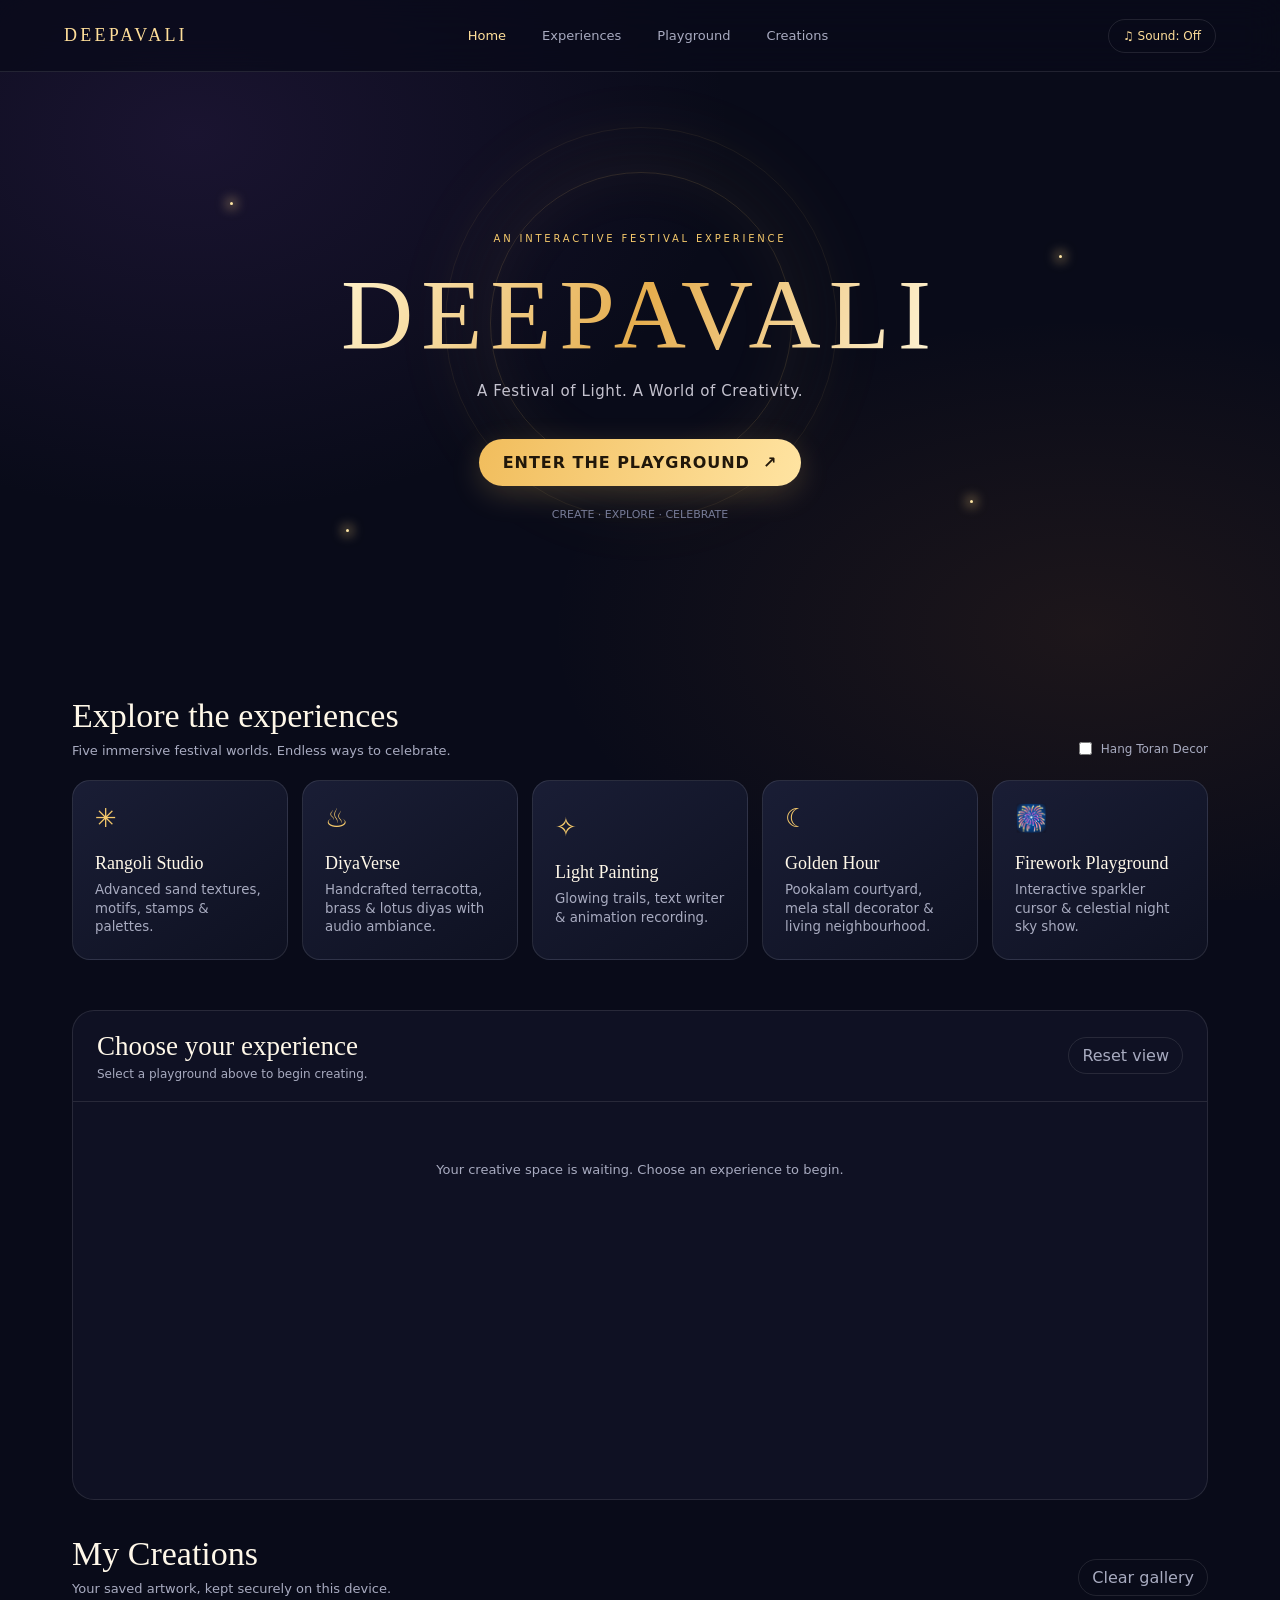
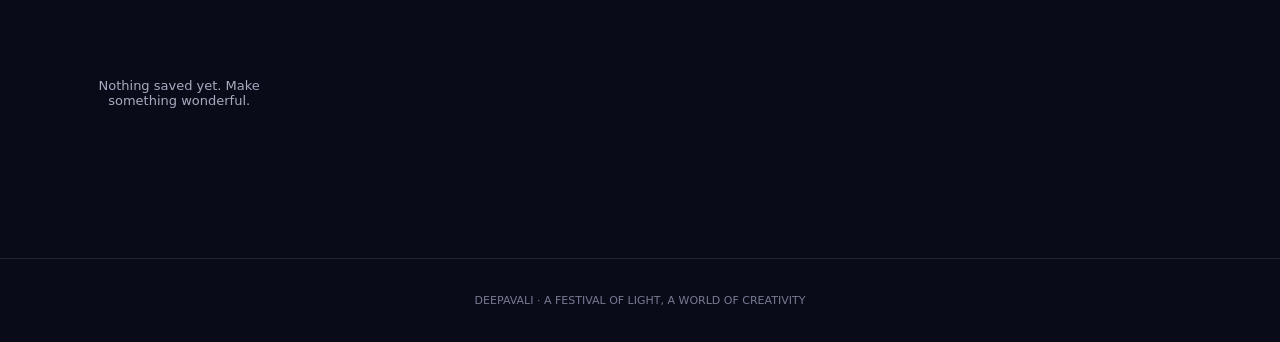
<file: DEEPAVALI.html>
<!DOCTYPE html>
<html lang="en">
<head>
<meta charset="UTF-8">
<meta name="viewport" content="width=device-width, initial-scale=1.0">
<meta name="theme-color" content="#090b19">
<title>DEEPAVALI — The Interactive Festival Playground (Ultimate Upgrade)</title>
<style>
:root{--bg:#090b19;--panel:#12162a;--panel2:#191e35;--gold:#f5c96b;--gold2:#ffdf9a;--muted:#a8abc0;--line:rgba(255,255,255,.1);--white:#fff8e9}
*{box-sizing:border-box}html{scroll-behavior:smooth}body{margin:0;background:var(--bg);color:var(--white);font-family:Inter,ui-sans-serif,system-ui,-apple-system,"Segoe UI",sans-serif;overflow-x:hidden}button,input,select{font:inherit}button{cursor:pointer}.ambient{position:fixed;inset:0;pointer-events:none;z-index:-1;background:radial-gradient(ellipse at 15% 15%,rgba(94,55,142,.2),transparent 35%),radial-gradient(ellipse at 85% 70%,rgba(173,102,36,.12),transparent 35%),#090b19}.topbar{height:72px;display:flex;align-items:center;justify-content:space-between;padding:0 clamp(18px,5vw,76px);border-bottom:1px solid var(--line);background:rgba(9,11,25,.72);backdrop-filter:blur(18px);position:sticky;top:0;z-index:20}.brand{font-family:Georgia,serif;letter-spacing:.18em;font-size:18px;color:var(--gold2)}.nav{display:flex;gap:24px}.nav button,.text-btn{border:0;background:none;color:var(--muted);font-size:13px}.nav button:hover,.nav button.active{color:var(--gold2)}.sound{border:1px solid var(--line);border-radius:30px;padding:9px 14px;background:transparent;color:var(--gold2);font-size:12px}.hero{min-height:590px;display:grid;place-items:center;text-align:center;padding:90px 20px 70px;position:relative;overflow:hidden}.hero:before,.hero:after{content:"";position:absolute;width:300px;height:300px;border:1px solid rgba(245,201,107,.15);border-radius:50%;top:100px;left:calc(50% - 150px);box-shadow:0 0 70px rgba(245,201,107,.08),inset 0 0 60px rgba(245,201,107,.05);animation:orbit 28s linear infinite}.hero:after{width:390px;height:390px;top:55px;left:calc(50% - 195px);animation-direction:reverse;opacity:.55}.hero-content{position:relative;z-index:2}.eyebrow{color:var(--gold);letter-spacing:.28em;text-transform:uppercase;font-size:10px}.hero h1{font:clamp(48px,9vw,100px)/.98 Georgia,serif;letter-spacing:.08em;margin:22px 0 18px;background:linear-gradient(110deg,#fff1c9,#e5ad4e,#fff5d7);-webkit-background-clip:text;background-clip:text;color:transparent}.hero p{color:#c4c2ce;letter-spacing:.04em;font-size:15px}.primary{border:0;border-radius:30px;padding:14px 24px;margin-top:24px;background:linear-gradient(110deg,#f1bd5c,#ffe4a2);color:#21170a;font-weight:750;letter-spacing:.06em;box-shadow:0 8px 30px rgba(245,201,107,.2);transition:.25s}.primary:hover{transform:translateY(-3px);box-shadow:0 12px 38px rgba(245,201,107,.3)}.hero-note{color:#777c98;font-size:11px;margin-top:22px}.spark{position:absolute;width:3px;height:3px;background:#ffe6a5;border-radius:50%;box-shadow:0 0 12px 3px rgba(255,216,133,.6);animation:twinkle 3s infinite alternate}@keyframes twinkle{to{opacity:.2;transform:scale(.4)}}@keyframes orbit{to{transform:rotate(360deg)}}main{max-width:1180px;margin:auto;padding:0 22px 90px}.section-head{display:flex;align-items:end;justify-content:space-between;gap:20px;margin:35px 0 22px}.section-head h2{font:34px Georgia,serif;margin:0}.section-head p{color:var(--muted);font-size:13px;margin:8px 0 0}.experience-grid{display:grid;grid-template-columns:repeat(5,1fr);gap:14px}.experience{background:linear-gradient(145deg,rgba(27,31,55,.95),rgba(15,18,34,.95));border:1px solid var(--line);border-radius:18px;padding:22px;min-height:170px;text-align:left;color:var(--white);transition:.25s}.experience:hover{transform:translateY(-5px);border-color:rgba(245,201,107,.45);background:linear-gradient(145deg,#252943,#14182c)}.exp-icon{font-size:26px;color:var(--gold);display:block;margin-bottom:20px}.experience strong{display:block;font:18px Georgia,serif}.experience small{display:block;color:var(--muted);margin-top:7px;line-height:1.4}.workspace{margin-top:50px;border:1px solid var(--line);border-radius:22px;background:rgba(16,19,37,.88);overflow:hidden;min-height:490px}.workspace-head{display:flex;align-items:center;justify-content:space-between;gap:12px;padding:20px 24px;border-bottom:1px solid var(--line)}.workspace-head h2{font:27px Georgia,serif;margin:0}.workspace-head p{margin:5px 0 0;color:var(--muted);font-size:12px}.close-btn{border:1px solid var(--line);background:transparent;color:var(--muted);border-radius:25px;padding:8px 13px}.toolrow{display:flex;flex-wrap:wrap;gap:9px;padding:14px 18px;border-bottom:1px solid var(--line);align-items:center}.toolrow button,.toolrow select,.toolrow input[type=range]{background:#202640;color:var(--white);border:1px solid var(--line);border-radius:9px;padding:8px 11px;font-size:12px}.toolrow button:hover{border-color:var(--gold)}.toolrow button.selected{background:#594526;border-color:var(--gold);color:#ffe2a2}.toolrow label{color:var(--muted);font-size:11px;display:flex;align-items:center;gap:7px}.toolrow input[type=color]{width:28px;height:28px;padding:0;border:0;background:none}.stage{padding:18px;min-height:370px;display:grid;place-items:center;position:relative}.canvas-wrap{width:min(100%,720px);aspect-ratio:1.7;background:#0b1020;border:1px solid rgba(245,201,107,.16);border-radius:13px;overflow:hidden;position:relative}.canvas-wrap.square{aspect-ratio:1/1;max-width:620px}.canvas-wrap canvas{width:100%;height:100%;display:block;touch-action:none}.hint{color:var(--muted);font-size:12px;text-align:center;padding:15px}.hidden{display:none!important}.rangoli-layout{width:100%;display:grid;grid-template-columns:minmax(0,1fr) 260px;gap:18px;align-items:start}.sidepanel{background:#171c31;border:1px solid var(--line);border-radius:13px;padding:16px;max-height:600px;overflow-y:auto}.sidepanel h3{font:18px Georgia,serif;margin:0 0 12px}.swatches{display:grid;grid-template-columns:repeat(4,1fr);gap:8px}.swatch{width:100%;aspect-ratio:1;border:2px solid rgba(255,255,255,.25);border-radius:50%;padding:0}.sidepanel p{font-size:11px;color:var(--muted);line-height:1.6}.control-label{display:block;color:var(--muted);font-size:11px;margin:14px 0 6px}.sidepanel input[type=range]{width:100%;accent-color:var(--gold)}.my-gallery{display:grid;grid-template-columns:repeat(auto-fill,minmax(180px,1fr));gap:16px;width:100%}.creation{background:#1b2038;border:1px solid var(--line);border-radius:12px;padding:12px}.creation img{width:100%;aspect-ratio:1;object-fit:cover;border-radius:8px;background:#0b1020}.creation strong{display:block;font-size:12px;margin:9px 0 4px}.creation small{color:var(--muted);font-size:10px}.creation button{margin-top:8px;border:0;background:transparent;color:#efb8a7;font-size:11px;padding:4px;cursor:pointer}.empty{color:var(--muted);text-align:center;padding:60px 10px;font-size:13px}.footer{text-align:center;color:#777b92;font-size:11px;padding:35px 15px;border-top:1px solid var(--line)}.toast{position:fixed;bottom:22px;left:50%;transform:translate(-50%,20px);opacity:0;background:#f5d18a;color:#21180b;padding:11px 18px;border-radius:30px;font-size:12px;transition:.25s;z-index:40;pointer-events:none}.toast.show{opacity:1;transform:translate(-50%,0)}@media(max-width:950px){.experience-grid{grid-template-columns:repeat(3,1fr)}}@media(max-width:850px){.experience-grid{grid-template-columns:repeat(2,1fr)}.rangoli-layout{grid-template-columns:1fr}.sidepanel{order:-1}.nav{gap:10px}.nav button{font-size:11px}}@media(max-width:560px){.topbar{height:60px;padding:0 14px}.brand{font-size:14px}.nav{gap:4px}.nav button{font-size:10px;padding:5px}.sound{font-size:10px;padding:7px}.hero{min-height:490px}.hero h1{font-size:49px}.section-head h2{font-size:27px}.experience-grid{gap:9px}.experience{padding:15px;min-height:150px}.experience strong{font-size:16px}.workspace-head{padding:16px}.workspace-head h2{font-size:22px}.toolrow{gap:6px;padding:10px}.toolrow button,.toolrow select{padding:7px 9px;font-size:10px}.stage{padding:10px}}
@media(prefers-reduced-motion:reduce){*,*:before,*:after{animation-duration:.01ms!important;animation-iteration-count:1!important;scroll-behavior:auto!important;transition:none!important}}

/* Upgraded Creative Styles */
.palette-block{margin-top:14px}.palette-title{display:flex;justify-content:space-between;align-items:center;color:var(--muted);font-size:11px;margin-bottom:8px}.palette-scroll{max-height:220px;overflow:auto;padding:3px}.custom-colour{width:100%;height:36px;margin-top:10px;background:#202640;border:1px solid var(--line);border-radius:9px;color:var(--muted);font-size:11px;padding:4px}.toolrow .mini-palette{display:flex;gap:6px;align-items:center;flex-wrap:wrap}.mini-palette button{width:23px;height:23px;padding:0;border-radius:50%;border:2px solid #ffffff50}.mini-palette button.active{outline:2px solid white;outline-offset:2px}

/* Golden Hour Upgrades */
.golden-scene{height:460px;background:linear-gradient(#ed9b62 0%,#74486b 42%,#18203d 100%);position:relative;border-radius:14px;overflow:hidden;transition:filter .4s}
.golden-scene.night{background:linear-gradient(#080f28 0%,#171c42 65%,#291d32 100%)}
.moon{position:absolute;right:13%;top:12%;width:55px;height:55px;border-radius:50%;background:#ffe9b3;box-shadow:0 0 35px #ffdda0;transition:opacity .5s}
.golden-sky-star{position:absolute;color:#ffe9b3;text-shadow:0 0 12px #ffe9b3;opacity:0;transition:opacity .8s}
.golden-scene.night .golden-sky-star{opacity:1}
.golden-scene .houses{height:65%;z-index:2;position:absolute;bottom:0;left:0;right:0;display:flex;align-items:end;justify-content:space-evenly}
.house{position:relative;width:15%;height:70%;background:#a95e3e;border:2px solid #e3a05c;border-radius:4px 4px 0 0;cursor:pointer;transition:filter .3s}
.house:nth-child(2){height:88%;background:#8c4c42}.house:nth-child(3){height:76%;background:#9d6047}.house:nth-child(4){height:82%;background:#7d5c43}.house:nth-child(5){height:70%;background:#955140}
.roof{position:absolute;left:-10%;top:-25px;width:120%;height:28px;background:#6d3440;clip-path:polygon(50% 0,100% 100%,0 100%)}
.window{position:absolute;top:32%;left:25%;width:50%;height:28%;background:#27304a;border:2px solid #f0bd70;border-radius:3px;cursor:pointer;transition:background .3s,box-shadow .3s}
.house.lit .window{background:#ffd879;box-shadow:0 0 28px #ffc65e}
.house-door{position:absolute;bottom:0;left:37%;width:26%;height:32%;background:#4b2831;border:1px solid #d6a05c;border-radius:2px 2px 0 0}
.street{position:absolute;bottom:0;left:0;right:0;height:18%;background:linear-gradient(#403044,#171a2b);z-index:3}
.firefly{position:absolute;width:4px;height:4px;background:#fff5b6;border-radius:50%;box-shadow:0 0 8px 2px #ffdf70;pointer-events:none;z-index:5;animation:flyFloat 6s ease-in-out infinite alternate}
@keyframes flyFloat{0%{transform:translate(0,0);opacity:.3}50%{transform:translate(15px,-25px);opacity:1}100%{transform:translate(-10px,-40px);opacity:.2}}
.courtyard-pookalam{position:absolute;bottom:5%;left:50%;transform:translateX(-50%);width:140px;height:40px;border-radius:50%;background:radial-gradient(circle,#ff6b35,#f7c56a,#e85d5d,#ffd166);border:2px dashed #ffe3a3;z-index:4;box-shadow:0 0 15px rgba(255,164,62,.6);cursor:pointer}
.floating-diyas{position:absolute;bottom:12%;left:5%;right:5%;display:flex;justify-content:space-around;z-index:4;pointer-events:none}
.floating-diya-mini{width:18px;height:10px;background:#d87936;border-radius:0 0 10px 10px;position:relative;box-shadow:0 0 8px #ffaf45}
.floating-diya-mini:before{content:"";position:absolute;top:-8px;left:7px;width:4px;height:9px;background:#ffe680;border-radius:50%;animation:.15s infinite alternate flameMini}
@keyframes flameMini{to{transform:scaleX(.7) rotate(4deg)}}

/* Global Decorator */
.global-toran{position:absolute;top:0;left:0;right:0;height:35px;pointer-events:none;z-index:15;display:flex;justify-content:space-around;background:radial-gradient(ellipse at top,rgba(255,200,80,.25),transparent 70%)}
.toran-string{font-size:18px;letter-spacing:12px;text-align:center;width:100%;filter:drop-shadow(0 2px 4px rgba(0,0,0,.5))}

</style>
</head>
<body>
<div class="ambient"></div>
<!-- Global Toran Decorator -->
<div class="global-toran" id="globalToran" style="display:none;"><div class="toran-string">🌼🥭🪔🥭🌼🥭🪔🥭🌼🥭🪔🥭🌼🥭🪔🥭🌼</div></div>

<header class="topbar">
  <div class="brand">DEEPAVALI</div>
  <nav class="nav" aria-label="Main navigation">
    <button class="active" data-scroll="home">Home</button><button data-scroll="experiences">Experiences</button><button data-scroll="workspace">Playground</button><button data-scroll="creations">Creations</button>
  </nav>
  <button class="sound" id="soundBtn">♫ Sound: Off</button>
</header>

<section class="hero" id="home">
  <span class="spark" style="top:22%;left:18%"></span><span class="spark" style="top:31%;right:17%;animation-delay:1s"></span><span class="spark" style="bottom:22%;left:27%;animation-delay:2s"></span><span class="spark" style="bottom:27%;right:24%;animation-delay:.5s"></span>
  <div class="hero-content">
    <div class="eyebrow">An interactive festival experience</div>
    <h1>DEEPAVALI</h1>
    <p>A Festival of Light. A World of Creativity.</p>
    <button class="primary" id="exploreBtn">ENTER THE PLAYGROUND&nbsp; ↗</button>
    <div class="hero-note">CREATE · EXPLORE · CELEBRATE</div>
  </div>
</section>

<main>
  <section id="experiences">
    <div class="section-head">
      <div><h2>Explore the experiences</h2><p>Five immersive festival worlds. Endless ways to celebrate.</p></div>
      <div><label style="font-size:12px;color:var(--muted);display:flex;align-items:center;gap:6px;"><input type="checkbox" id="toranToggle"> Hang Toran Decor</label></div>
    </div>
    <div class="experience-grid">
      <button class="experience" data-open="rangoli"><span class="exp-icon">✳</span><strong>Rangoli Studio</strong><small>Advanced sand textures, motifs, stamps & palettes.</small></button>
      <button class="experience" data-open="diya"><span class="exp-icon">♨</span><strong>DiyaVerse</strong><small>Handcrafted terracotta, brass & lotus diyas with audio ambiance.</small></button>
      <button class="experience" data-open="painting"><span class="exp-icon">✧</span><strong>Light Painting</strong><small>Glowing trails, text writer & animation recording.</small></button>
      <button class="experience" data-open="golden"><span class="exp-icon">☾</span><strong>Golden Hour</strong><small>Pookalam courtyard, mela stall decorator & living neighbourhood.</small></button>
      <button class="experience" data-open="fireworks"><span class="exp-icon">🎆</span><strong>Firework Playground</strong><small>Interactive sparkler cursor & celestial night sky show.</small></button>
    </div>
  </section>

  <section class="workspace" id="workspace">
    <div class="workspace-head">
      <div><h2 id="workspaceTitle">Choose your experience</h2><p id="workspaceDesc">Select a playground above to begin creating.</p></div>
      <button class="close-btn" id="resetView">Reset view</button>
    </div>
    <div id="workspaceBody"><div class="empty">Your creative space is waiting. Choose an experience to begin.</div></div>
  </section>

  <section id="creations">
    <div class="section-head">
      <div><h2>My Creations</h2><p>Your saved artwork, kept securely on this device.</p></div>
      <button class="close-btn" id="clearAll">Clear gallery</button>
    </div>
    <div class="my-gallery" id="gallery"><div class="empty">Nothing saved yet. Make something wonderful.</div></div>
  </section>
</main>

<footer class="footer">DEEPAVALI · A FESTIVAL OF LIGHT, A WORLD OF CREATIVITY</footer>
<div class="toast" id="toast"></div>

<script>
const $ = s => document.querySelector(s), body = $('#workspaceBody');
let current = '';
let soundOn = false;
let audioCtx = null;
let brushColor = '#f5c96b';

const titles = {
  rangoli: ['Rangoli Studio', 'Create exquisite symmetrical art with grain textures, motifs, stamps and expanded palettes.'],
  diya: ['DiyaVerse', 'Arrange handcrafted terracotta, brass and lotus diyas with flickering light and ambient festival sound.'],
  painting: ['Light Painting', 'Paint luminous text messages and particle trails, and record your light art animations.'],
  golden: ['Golden Hour', 'Design a courtyard Pookalam, decorate a festive Mela stall, and explore a living Diwali neighbourhood.'],
  fireworks: ['Firework Playground', 'An immersive night-sky playground with interactive sparklers, classic crackers, and celestial fireworks.']
};

function toast(msg) {
  const t = $('#toast');
  t.textContent = msg;
  t.classList.add('show');
  clearTimeout(toast.timer);
  toast.timer = setTimeout(() => t.classList.remove('show'), 2300);
}

// Web Audio API Sound generator
function playSound(type) {
  if (!soundOn) return;
  try {
    audioCtx = audioCtx || new (window.AudioContext || window.webkitAudioContext)();
    if (audioCtx.state === 'suspended') audioCtx.resume();
    let osc = audioCtx.createOscillator();
    let gain = audioCtx.createGain();
    osc.connect(gain);
    gain.connect(audioCtx.destination);
    
    let now = audioCtx.currentTime;
    if (type === 'chime') {
      osc.type = 'sine';
      osc.frequency.setValueAtTime(523.25, now); // C5
      osc.frequency.exponentialRampToValueAtTime(1046.5, now + 0.3);
      gain.gain.setValueAtTime(0.08, now);
      gain.gain.exponentialRampToValueAtTime(0.0001, now + 0.6);
      osc.start(now);
      osc.stop(now + 0.6);
    } else if (type === 'pop') {
      osc.type = 'triangle';
      osc.frequency.setValueAtTime(300, now);
      osc.frequency.exponentialRampToValueAtTime(120, now + 0.12);
      gain.gain.setValueAtTime(0.1, now);
      gain.gain.exponentialRampToValueAtTime(0.0001, now + 0.12);
      osc.start(now);
      osc.stop(now + 0.12);
    } else if (type === 'sparkle') {
      osc.type = 'sine';
      osc.frequency.setValueAtTime(800 + Math.random()*400, now);
      gain.gain.setValueAtTime(0.05, now);
      gain.gain.exponentialRampToValueAtTime(0.0001, now + 0.2);
      osc.start(now);
      osc.stop(now + 0.2);
    } else if (type === 'save') {
      osc.type = 'sine';
      osc.frequency.setValueAtTime(440, now);
      osc.frequency.setValueAtTime(659.25, now + 0.1);
      gain.gain.setValueAtTime(0.1, now);
      gain.gain.exponentialRampToValueAtTime(0.0001, now + 0.35);
      osc.start(now);
      osc.stop(now + 0.35);
    }
  } catch(e) {}
}

$('#soundBtn').onclick = () => {
  soundOn = !soundOn;
  $('#soundBtn').textContent = soundOn ? '♫ Sound: On' : '♫ Sound: Off';
  if (soundOn) {
    playSound('chime');
    toast('Audio enabled.');
  } else {
    toast('Audio muted.');
  }
};

$('#toranToggle').onchange = e => {
  $('#globalToran').style.display = e.target.checked ? 'flex' : 'none';
  if (e.target.checked) playSound('sparkle');
};

function openExperience(name) {
  current = name;
  $('#workspaceTitle').textContent = titles[name][0];
  $('#workspaceDesc').textContent = titles[name][1];
  body.innerHTML = '';
  if (name === 'rangoli') buildRangoli();
  if (name === 'diya') buildDiya();
  if (name === 'painting') buildPainting();
  if (name === 'golden') buildGolden();
  if (name === 'fireworks') buildFireworks();
  $('#workspace').scrollIntoView({ behavior: 'smooth', block: 'start' });
}

document.querySelectorAll('[data-open]').forEach(b => b.addEventListener('click', () => openExperience(b.dataset.open)));
$('#exploreBtn').onclick = () => $('#experiences').scrollIntoView({ behavior: 'smooth' });
document.querySelectorAll('[data-scroll]').forEach(b => b.onclick = () => document.getElementById(b.dataset.scroll).scrollIntoView({ behavior: 'smooth' }));
$('#resetView').onclick = () => {
  current = '';
  $('#workspaceTitle').textContent = 'Choose your experience';
  $('#workspaceDesc').textContent = 'Select a playground above to begin creating.';
  body.innerHTML = '<div class="empty">Your creative space is waiting. Choose an experience to begin.</div>';
};

function saveImage(data, name) {
  try {
    let arr = JSON.parse(localStorage.getItem('deepavali-creations') || '[]');
    arr.unshift({ id: Date.now(), name, date: new Date().toLocaleDateString(), data });
    arr = arr.slice(0, 24);
    localStorage.setItem('deepavali-creations', JSON.stringify(arr));
    renderGallery();
    playSound('save');
    toast('Saved to My Creations');
  } catch(e) {
    toast('Storage is full. Delete older creations and try again.');
  }
}

function renderGallery() {
  let arr = [];
  try { arr = JSON.parse(localStorage.getItem('deepavali-creations') || '[]'); } catch(e){}
  const g = $('#gallery');
  if (!arr.length) {
    g.innerHTML = '<div class="empty">Nothing saved yet. Make something wonderful.</div>';
    return;
  }
  g.innerHTML = arr.map(x => `
    <article class="creation">
      <img src="${x.data}" alt="Saved artwork">
      <strong>${escapeHTML(x.name)}</strong>
      <small>${escapeHTML(x.date)}</small><br>
      <button data-delete="${x.id}">Delete</button>
      <button data-download="${x.id}">Download</button>
    </article>
  `).join('');
  g.querySelectorAll('[data-delete]').forEach(b => b.onclick = () => {
    let a = arr.filter(x => x.id != b.dataset.delete);
    localStorage.setItem('deepavali-creations', JSON.stringify(a));
    renderGallery();
    toast('Deleted creation');
  });
  g.querySelectorAll('[data-download]').forEach(b => b.onclick = () => {
    let x = arr.find(x => x.id == b.dataset.download);
    downloadData(x.data, x.name + '.png');
  });
}

function escapeHTML(s) {
  return String(s).replace(/[&<>"']/g, c => ({'&':'&amp;','<':'&lt;','>':'&gt;','"':'&quot;',"'":'&#39;'}[c]));
}

function downloadData(data, name) {
  let a = document.createElement('a');
  a.href = data;
  a.download = name;
  a.click();
}

$('#clearAll').onclick = () => {
  if (confirm('Delete all saved creations from this browser?')) {
    localStorage.removeItem('deepavali-creations');
    renderGallery();
    toast('Gallery cleared');
  }
};

/* ==========================================
   1. RANGOLI STUDIO (Advanced Upgraded)
   ========================================== */
function buildRangoli() {
  body.innerHTML = `
    <div class="toolrow">
      <button id="rUndo">Undo</button>
      <button id="rRedo">Redo</button>
      <button id="rGenerate">Generate Pattern</button>
      <button id="rClear">Clear</button>
      <button id="rSave">Save PNG</button>
      <button id="rDownload">Export PNG</button>
    </div>
    <div class="stage">
      <div class="rangoli-layout">
        <div class="canvas-wrap square"><canvas id="rangoliCanvas"></canvas></div>
        <aside class="sidepanel">
          <h3>Rangoli Studio</h3>
          <div class="palette-block">
            <div class="palette-title"><span>Festival Palettes</span><span id="rColourName">Gold</span></div>
            <div class="swatches palette-scroll" id="rSwatches"></div>
            <input class="custom-colour" type="color" id="rCustom" value="#f5c96b" aria-label="Choose custom colour">
          </div>
          <label class="control-label">Symmetry</label>
          <select id="rSym" style="width:100%"><option value="4">4-fold</option><option value="6">6-fold</option><option value="8" selected>8-fold</option><option value="12">12-fold</option><option value="16">16-fold</option></select>
          
          <label class="control-label">Brush Size</label>
          <input id="rSize" type="range" min="2" max="32" value="8" style="width:100%">
          
          <label class="control-label">Texture / Grain</label>
          <select id="rTexture" style="width:100%">
            <option value="sand">Rangoli Sand Powder</option>
            <option value="rice">Rice Flour Grain</option>
            <option value="smooth">Smooth Shaded</option>
          </select>

          <label class="control-label">Stamp Motif</label>
          <div style="display:grid;grid-template-columns:repeat(3,1fr);gap:6px;">
            <button class="stamp-btn" data-stamp="lotus">🪷 Lotus</button>
            <button class="stamp-btn" data-stamp="diya">🪔 Diya</button>
            <button class="stamp-btn" data-stamp="peacock">🦚 Peacock</button>
          </div>
          <p style="margin-top:12px;">Draw around the centre with sand textures, or place traditional motifs instantly.</p>
        </aside>
      </div>
    </div>`;
  initRangoli();
}

function initRangoli() {
  const c = $('#rangoliCanvas'), ctx = c.getContext('2d');
  let dpr = Math.min(devicePixelRatio || 1, 2), w = 620, h = 620, strokes = [], redo = [];
  c.width = w * dpr; c.height = h * dpr;
  ctx.scale(dpr, dpr);

  const palettes = [
    { name: 'Royal Gold', hex: '#d4af37' }, { name: 'Marigold', hex: '#ff9900' }, { name: 'Vermilion', hex: '#e85d5d' },
    { name: 'Turmeric', hex: '#ffd700' }, { name: 'Leaf Green', hex: '#43e6a2' }, { name: 'Royal Purple', hex: '#7950f2' },
    { name: 'Magenta', hex: '#ff1493' }, { name: 'Teal', hex: '#00c2a8' }, { name: 'Copper', hex: '#cd7f32' },
    { name: 'Silver', hex: '#c0c0c0' }, { name: 'Rose', hex: '#ed8bb7' }, { name: 'Indigo', hex: '#4776e6' },
    { name: 'Amber', hex: '#f28d45' }, { name: 'Lavender', hex: '#b58af2' }, { name: 'Ivory', hex: '#fff8e9' }
  ];

  function selectColour(col, name) {
    brushColor = col;
    $('#rCustom').value = col;
    $('#rColourName').textContent = name || 'Custom';
    $('#rSwatches').querySelectorAll('button').forEach(b => b.classList.toggle('active', b.dataset.color === col));
  }

  $('#rSwatches').innerHTML = palettes.map(p => `<button class="swatch" title="${p.name}" style="background:${p.hex}" data-color="${p.hex}" aria-label="${p.name}"></button>`).join('');
  $('#rSwatches').querySelectorAll('button').forEach(b => b.onclick = () => selectColour(b.dataset.color, b.title));
  $('#rCustom').oninput = e => selectColour(e.target.value, 'Custom');
  selectColour(palettes[0].hex, palettes[0].name);

  function draw() {
    ctx.clearRect(0, 0, w, h);
    ctx.fillStyle = '#0b1020';
    ctx.fillRect(0, 0, w, h);

    // Subtle background mandala guidelines
    ctx.save();
    ctx.translate(w/2, h/2);
    ctx.strokeStyle = 'rgba(245,201,107,.12)';
    ctx.lineWidth = 1;
    for (let r of [60, 120, 180, 240, 280]) {
      ctx.beginPath(); ctx.arc(0, 0, r, 0, Math.PI * 2); ctx.stroke();
    }
    ctx.restore();

    let n = +$('#rSym').value;
    let textureMode = $('#rTexture').value;

    strokes.forEach(s => {
      for (let i = 0; i < n; i++) {
        ctx.save();
        ctx.translate(w/2, h/2);
        ctx.rotate(i * Math.PI * 2 / n);

        if (s.type === 'stamp') {
          ctx.font = `${s.size * 3}px serif`;
          ctx.textAlign = 'center';
          ctx.textBaseline = 'middle';
          ctx.fillText(s.emoji, s.x, s.y);
        } else {
          ctx.fillStyle = s.color;
          ctx.strokeStyle = s.color;
          ctx.lineWidth = s.size;
          ctx.lineCap = 'round';
          ctx.lineJoin = 'round';

          if (textureMode === 'sand') {
            // Draw textured sand grain dots
            let count = Math.max(3, Math.floor(s.size * 1.5));
            for(let k=0; k<count; k++) {
              let ox = (Math.random() - 0.5) * s.size;
              let oy = (Math.random() - 0.5) * s.size;
              ctx.beginPath();
              ctx.arc(s.x + ox, s.y + oy, 1 + Math.random()*1.5, 0, Math.PI*2);
              ctx.fill();
            }
          } else if (textureMode === 'rice') {
            // Rice flour dashes
            ctx.fillStyle = s.color;
            ctx.fillRect(s.x, s.y, s.size * 0.8, s.size * 0.3);
          } else {
            // Smooth stroke
            ctx.beginPath();
            ctx.arc(s.x, s.y, s.size * 0.7, 0, Math.PI * 2);
            ctx.fill();
          }
        }
        ctx.restore();
      }
    });
  }

  let drawing = false, last = null;
  function pos(e) {
    let r = c.getBoundingClientRect();
    return { x: (e.clientX - r.left) * w / r.width - w/2, y: (e.clientY - r.top) * h / r.height - h/2 };
  }

  c.onpointerdown = e => {
    drawing = true;
    c.setPointerCapture(e.pointerId);
    let q = pos(e);
    strokes.push({ x: q.x, y: q.y, color: brushColor, size: +$('#rSize').value, type: 'dot' });
    redo = [];
    draw();
    playSound('sparkle');
  };
  c.onpointermove = e => {
    if (!drawing) return;
    let q = pos(e);
    strokes.push({ x: q.x, y: q.y, color: brushColor, size: +$('#rSize').value, type: 'dot' });
    draw();
  };
  c.onpointerup = c.onpointercancel = () => drawing = false;

  document.querySelectorAll('.stamp-btn').forEach(btn => {
    btn.onclick = () => {
      let emoji = btn.dataset.stamp === 'lotus' ? '🪷' : btn.dataset.stamp === 'diya' ? '🪔' : '🦚';
      strokes.push({ x: 0, y: -120, color: brushColor, size: 14, type: 'stamp', emoji });
      draw();
      playSound('chime');
      toast('Placed ' + btn.dataset.stamp + ' stamp');
    };
  });

  $('#rSym').onchange = draw;
  $('#rTexture').onchange = draw;
  $('#rUndo').onclick = () => { if(strokes.length) { redo.push(strokes.pop()); draw(); playSound('pop'); } };
  $('#rRedo').onclick = () => { if(redo.length) { strokes.push(redo.pop()); draw(); playSound('pop'); } };
  $('#rClear').onclick = () => { strokes = []; redo = []; draw(); playSound('pop'); };
  
  $('#rGenerate').onclick = () => {
    strokes = []; redo = [];
    let n = +$('#rSym').value;
    for (let ring = 1; ring <= 5; ring++) {
      let radius = ring * 48;
      for (let i = 0; i < n; i++) {
        let a = i * 2 * Math.PI / n;
        strokes.push({ x: Math.cos(a)*radius, y: Math.sin(a)*radius, color: palettes[i % palettes.length].hex, size: 7, type: 'dot' });
      }
    }
    draw();
    playSound('chime');
    toast('Generated symmetrical rangoli pattern!');
  };

  $('#rSave').onclick = () => saveImage(c.toDataURL('image/png'), 'Rangoli Studio Masterpiece');
  $('#rDownload').onclick = () => downloadData(c.toDataURL('image/png'), 'deepavali-rangoli.png');
  draw();
}

/* ==========================================
   2. DIYAVERSE (Upgraded Realistic Diya Designer)
   ========================================== */
function buildDiya() {
  body.innerHTML = `
    <div class="toolrow">
      <button id="addDiya">＋ Add Diya</button>
      <button id="patternDiya">Create Diya Circle</button>
      <button id="clearDiya">Clear Scene</button>
      <button id="saveDiya">Save Scene</button>
      <label>Size <input id="diyaSize" type="range" min="50" max="120" value="84"></label>
      <div class="diya-type">
        <button class="selected" data-dtype="terracotta">Terracotta</button>
        <button data-dtype="brass">Royal Brass</button>
        <button data-dtype="lotus">Lotus Diya</button>
        <button data-dtype="multi">Multi-Wick</button>
      </div>
    </div>
    <div class="stage">
      <div class="diya-stage" id="diyaStage">
        <div class="diya-ground"></div>
        <div class="diya-count" id="diyaCount">0 diyas placed</div>
      </div>
    </div>
    <div class="hint">Place detailed terracotta, brass and lotus diyas with animated flickering flames and warm lighting. Click any diya to remove it.</div>`;

  const s = $('#diyaStage');
  let count = 0, type = 'terracotta';

  const getDiyaSVG = (kind) => {
    if (kind === 'brass') {
      return `<svg viewBox="0 0 100 90" style="overflow:visible">
        <defs>
          <linearGradient id="brass" x1="0" y1="0" x2="0" y2="1"><stop stop-color="#ffe699"/><stop offset=".5" stop-color="#d4af37"/><stop offset="1" stop-color="#8a7318"/></linearGradient>
          <radialGradient id="flame" cx="50%" cy="80%" r="60%"><stop stop-color="#ffffff"/><stop offset=".3" stop-color="#ffdf6d"/><stop offset="1" stop-color="#ff6b00"/></radialGradient>
        </defs>
        <ellipse cx="50" cy="55" rx="46" ry="24" fill="url(#brass)" stroke="#fff2b3" stroke-width="1.5"/>
        <path d="M10 52 Q50 82 90 52 L82 62 Q50 88 18 62Z" fill="url(#brass)"/>
        <path d="M50 32 C35 18 42 4 50 0 C58 4 65 18 50 32Z" fill="url(#flame)" filter="drop-shadow(0 0 12px #ffbb33)"/>
      </svg>`;
    } else if (kind === 'lotus') {
      return `<svg viewBox="0 0 100 90" style="overflow:visible">
        <defs>
          <linearGradient id="lotusPink" x1="0" y1="0" x2="0" y2="1"><stop stop-color="#ff99bb"/><stop offset="1" stop-color="#b82355"/></linearGradient>
          <radialGradient id="flame" cx="50%" cy="80%" r="60%"><stop stop-color="#ffffff"/><stop offset=".3" stop-color="#ffdc5e"/><stop offset="1" stop-color="#ff5500"/></radialGradient>
        </defs>
        <path d="M20 60 Q50 30 80 60 Q65 75 50 70 Q35 75 20 60Z" fill="url(#lotusPink)" stroke="#ffcce0" stroke-width="1.5"/>
        <path d="M35 65 Q50 20 65 65" fill="none" stroke="#ffe6f0" stroke-width="2"/>
        <path d="M50 35 C36 20 44 6 50 2 C56 6 64 20 50 35Z" fill="url(#flame)" filter="drop-shadow(0 0 12px #ff9933)"/>
      </svg>`;
    } else if (kind === 'multi') {
      return `<svg viewBox="0 0 100 90" style="overflow:visible">
        <defs>
          <linearGradient id="terracotta" x1="0" y1="0" x2="0" y2="1"><stop stop-color="#ffb366"/><stop offset="1" stop-color="#8a3b14"/></linearGradient>
          <radialGradient id="flame" cx="50%" cy="80%" r="60%"><stop stop-color="#ffffff"/><stop offset=".3" stop-color="#ffdc5e"/><stop offset="1" stop-color="#ff5500"/></radialGradient>
        </defs>
        <ellipse cx="50" cy="55" rx="44" ry="22" fill="url(#terracotta)" stroke="#ffcca3" stroke-width="1.5"/>
        <path d="M50 30 C38 16 43 4 50 1 C57 4 62 16 50 30Z" fill="url(#flame)" filter="drop-shadow(0 0 10px #ff9933)"/>
        <path d="M25 40 C20 28 26 16 30 14 C34 16 33 28 25 40Z" fill="url(#flame)" transform="scale(0.7) translate(15,10)" filter="drop-shadow(0 0 8px #ff9933)"/>
        <path d="M75 40 C80 28 74 16 70 14 C66 16 67 28 75 40Z" fill="url(#flame)" transform="scale(0.7) translate(40,10)" filter="drop-shadow(0 0 8px #ff9933)"/>
      </svg>`;
    } else {
      // Classic Terracotta
      return `<svg viewBox="0 0 100 90" style="overflow:visible">
        <defs>
          <linearGradient id="clay" x1="0" y1="0" x2="0" y2="1"><stop stop-color="#f7c56a"/><stop offset=".5" stop-color="#d87936"/><stop offset="1" stop-color="#79351f"/></linearGradient>
          <radialGradient id="flame" cx="50%" cy="80%" r="60%"><stop stop-color="#ffffff"/><stop offset=".3" stop-color="#ffdc5e"/><stop offset="1" stop-color="#ff6b00"/></radialGradient>
        </defs>
        <path d="M10 45 Q50 78 90 45 Q80 70 50 70 Q20 70 10 45Z" fill="url(#clay)" stroke="#ffdb91" stroke-width="1.5"/>
        <ellipse cx="50" cy="45" rx="40" ry="14" fill="#522013"/>
        <path d="M50 30 C32 16 45 2 51 -2 C63 13 65 21 50 30Z" fill="url(#flame)" filter="drop-shadow(0 0 14px #ff9e3d)"/>
        <path d="M50 25 C45 16 50 9 52 7 C57 16 55 21 50 25Z" fill="#fff9d5"/>
      </svg>`;
    }
  };

  function update() { $('#diyaCount').textContent = count + ' handcrafted diyas'; }

  function add(x, y, kind = type) {
    let d = document.createElement('div');
    d.className = 'diya';
    d.style.left = x + '%';
    d.style.top = y + '%';
    d.style.width = $('#diyaSize').value + 'px';
    d.innerHTML = getDiyaSVG(kind);
    d.onclick = e => {
      e.stopPropagation();
      d.remove();
      count--;
      update();
      playSound('pop');
    };
    s.append(d);
    count++;
    update();
    playSound('chime');
  }

  s.onclick = e => {
    if (e.target.closest('.diya-count')) return;
    let r = s.getBoundingClientRect();
    add((e.clientX - r.left) / r.width * 100, (e.clientY - r.top) / r.height * 100);
  };

  $('#addDiya').onclick = () => add(25 + Math.random() * 50, 30 + Math.random() * 40);

  document.querySelectorAll('[data-dtype]').forEach(b => b.onclick = () => {
    type = b.dataset.dtype;
    document.querySelectorAll('[data-dtype]').forEach(x => x.classList.toggle('selected', x === b));
    toast(type[0].toUpperCase() + type.slice(1) + ' diya selected');
  });

  $('#patternDiya').onclick = () => {
    s.querySelectorAll('.diya').forEach(x => x.remove());
    count = 0;
    for (let i = 0; i < 10; i++) {
      let a = i * Math.PI / 5;
      add(50 + 32 * Math.cos(a), 50 + 32 * Math.sin(a), i % 2 === 0 ? type : 'brass');
    }
    add(50, 50, 'lotus');
    toast('Diya mandala created!');
  };

  $('#clearDiya').onclick = () => {
    s.querySelectorAll('.diya').forEach(x => x.remove());
    count = 0;
    update();
    playSound('pop');
  };

  $('#saveDiya').onclick = () => {
    let c = document.createElement('canvas');
    c.width = 900; c.height = 520;
    let x = c.getContext('2d'), g = x.createLinearGradient(0, 0, 0, 520);
    g.addColorStop(0, '#0a1020'); g.addColorStop(1, '#49301f');
    x.fillStyle = g; x.fillRect(0, 0, 900, 520);
    
    s.querySelectorAll('.diya').forEach(d => {
      let px = parseFloat(d.style.left) / 100 * 900, py = parseFloat(d.style.top) / 100 * 520;
      x.save();
      x.shadowColor = '#ffad43'; x.shadowBlur = 28;
      x.fillStyle = '#d87936';
      x.beginPath(); x.ellipse(px, py + 7, 38, 17, 0, 0, Math.PI * 2); x.fill();
      x.shadowBlur = 0;
      x.fillStyle = '#ffd76b';
      x.beginPath(); x.ellipse(px, py - 18, 7, 17, 0, 0, Math.PI * 2); x.fill();
      x.restore();
    });
    saveImage(c.toDataURL(), 'DiyaVerse Masterpiece');
  };
}

/* ==========================================
   3. LIGHT PAINTING (Advanced Upgraded)
   ========================================== */
function buildPainting() {
  const colours = ['#fff0a6', '#ffb347', '#ff6b6b', '#ff4f9a', '#d66efd', '#9b7bff', '#5c8dff', '#35d6ff', '#36e0c1', '#65e572', '#d8ff62', '#ffffff', '#f5c96b', '#e85d5d', '#b58af2', '#49b8c6', '#62bd83', '#f28d45'];
  body.innerHTML = `
    <div class="toolrow">
      <button class="selected" data-brush="glow">Glow Trail</button>
      <button data-brush="spark">Sparkle Stream</button>
      <button data-brush="rainbow">Rainbow Stream</button>
      <button data-brush="burst">Light Burst</button>
      <label>Colour <input type="color" id="pColor" value="#f5c96b"></label>
      <div class="mini-palette" id="pPalette"></div>
      <label>Size <input type="range" id="pSize" min="2" max="40" value="14"></label>
      <button id="pTextTool">Add Luminous Text</button>
      <button id="pUndo">Undo</button>
      <button id="pClear">Clear</button>
      <button id="pSave">Save PNG</button>
    </div>
    <div class="stage">
      <div class="canvas-wrap"><canvas id="paintCanvas"></canvas></div>
    </div>
    <div class="hint">Paint glowing light art, or click 'Add Luminous Text' to render glowing typography in the night sky.</div>`;

  const c = $('#paintCanvas'), ctx = c.getContext('2d');
  let w = 900, h = 530, dpr = Math.min(devicePixelRatio || 1, 2), mode = 'glow', paths = [], active = null;
  c.width = w * dpr; c.height = h * dpr;
  ctx.scale(dpr, dpr);

  function bg() {
    ctx.fillStyle = '#080e1d';
    ctx.fillRect(0, 0, w, h);
  }
  bg();

  function choose(col) {
    $('#pColor').value = col;
    $('#pPalette').querySelectorAll('button').forEach(b => b.classList.toggle('active', b.dataset.color === col));
  }

  $('#pPalette').innerHTML = colours.map(col => `<button data-color="${col}" style="background:${col}" aria-label="Choose ${col}"></button>`).join('');
  $('#pPalette').querySelectorAll('button').forEach(b => b.onclick = () => choose(b.dataset.color));
  $('#pColor').oninput = e => choose(e.target.value);
  choose(colours[12]);

  function point(e) {
    let r = c.getBoundingClientRect();
    return { x: (e.clientX - r.left) * w / r.width, y: (e.clientY - r.top) * h / r.height };
  }

  function redraw() {
    bg();
    paths.forEach(p => {
      if (p.type === 'burst') {
        p.dots.forEach(d => {
          ctx.fillStyle = d.color;
          ctx.shadowColor = d.color; ctx.shadowBlur = 14;
          ctx.beginPath(); ctx.arc(d.x, d.y, d.r, 0, Math.PI * 2); ctx.fill();
        });
        ctx.shadowBlur = 0;
      } else if (p.type === 'text') {
        ctx.save();
        ctx.font = `bold ${p.size}px Georgia, serif`;
        ctx.fillStyle = p.color;
        ctx.shadowColor = p.color;
        ctx.shadowBlur = 24;
        ctx.textAlign = 'center';
        ctx.fillText(p.text, p.x, p.y);
        ctx.restore();
      } else {
        ctx.lineCap = 'round'; ctx.lineJoin = 'round';
        for (let i = 1; i < p.points.length; i++) {
          let a = p.points[i - 1], b = p.points[i];
          ctx.strokeStyle = p.type === 'rainbow' ? `hsl(${(i * 9) % 360} 100% 68%)` : p.color;
          ctx.lineWidth = p.size;
          ctx.shadowColor = ctx.strokeStyle;
          ctx.shadowBlur = p.type === 'spark' ? 26 : 18;
          ctx.beginPath(); ctx.moveTo(a.x, a.y); ctx.lineTo(b.x, b.y); ctx.stroke();
          if (p.type === 'spark' && i % 3 === 0) {
            ctx.fillStyle = p.color;
            ctx.beginPath(); ctx.arc(b.x, b.y, 2.5, 0, Math.PI * 2); ctx.fill();
          }
        }
        ctx.shadowBlur = 0;
      }
    });
  }

  c.onpointerdown = e => {
    let q = point(e);
    if (mode === 'burst') {
      let dots = [];
      for (let i = 0; i < 90; i++) {
        let a = Math.random() * Math.PI * 2, r = 10 + Math.random() * 130;
        dots.push({ x: q.x + Math.cos(a)*r, y: q.y + Math.sin(a)*r, r: 1 + Math.random() * 4, color: $('#pColor').value });
      }
      paths.push({ type: 'burst', dots });
      redraw();
      playSound('sparkle');
      return;
    }
    active = { type: mode, color: $('#pColor').value, size: +$('#pSize').value, points: [q] };
    paths.push(active);
    c.setPointerCapture(e.pointerId);
    redraw();
    playSound('sparkle');
  };

  c.onpointermove = e => {
    if (!active) return;
    active.points.push(point(e));
    redraw();
  };
  c.onpointerup = c.onpointercancel = () => active = null;

  document.querySelectorAll('[data-brush]').forEach(b => b.onclick = () => {
    mode = b.dataset.brush;
    document.querySelectorAll('[data-brush]').forEach(x => x.classList.toggle('selected', x === b));
  });

  $('#pTextTool').onclick = () => {
    let txt = prompt('Enter festive message to render in glowing light art:', 'Happy Diwali');
    if (txt) {
      paths.push({ type: 'text', text: txt, x: w/2, y: h/2, size: 54, color: $('#pColor').value });
      redraw();
      playSound('chime');
      toast('Luminous text added to canvas');
    }
  };

  $('#pUndo').onclick = () => { paths.pop(); redraw(); playSound('pop'); };
  $('#pClear').onclick = () => { paths = []; redraw(); playSound('pop'); };
  $('#pSave').onclick = () => saveImage(c.toDataURL('image/png'), 'Light Painting Masterpiece');
}

/* ==========================================
   4. GOLDEN HOUR (Upgraded Neighbourhood)
   ========================================== */
function buildGolden() {
  body.innerHTML = `
    <div class="golden-taskbar">
      <strong class="golden-task" id="gTask">Festival Mission: Illuminate 4 homes & Courtyard Pookalam</strong>
      <div class="golden-progress"><span id="gProgress"></span></div>
      <span id="gScore">0 / 5</span>
    </div>
    <div class="toolrow">
      <button id="gNext">New Festival Mission</button>
      <button id="timeToggle">Switch to Night</button>
      <label>Time of Day <input id="timeSlider" type="range" min="0" max="100" value="40"></label>
    </div>
    <div class="stage">
      <div class="golden-scene" id="goldenScene">
        <div class="moon"></div>
        <span class="golden-sky-star" style="left:10%;top:15%">✦</span>
        <span class="golden-sky-star" style="left:30%;top:8%">✧</span>
        <span class="golden-sky-star" style="left:55%;top:18%">✦</span>
        <span class="golden-sky-star" style="left:75%;top:10%">✧</span>
        <span class="golden-sky-star" style="left:90%;top:22%">✦</span>

        <!-- Floating diyas on street -->
        <div class="floating-diyas">
          <div class="floating-diya-mini"></div><div class="floating-diya-mini"></div><div class="floating-diya-mini"></div>
          <div class="floating-diya-mini"></div><div class="floating-diya-mini"></div><div class="floating-diya-mini"></div>
        </div>

        <!-- Courtyard Pookalam -->
        <div class="courtyard-pookalam" id="pookalamCourtyard" title="Interactive Courtyard Pookalam"></div>

        <div class="houses">
          ${Array.from({length: 5}, (_, i) => `
            <div class="house" data-house="${i}">
              <div class="roof"></div>
              <div class="window"></div>
              <div class="house-door"></div>
            </div>
          `).join('')}
        </div>
        <div class="street"></div>
      </div>
    </div>
    <div class="golden-actions">
      <button id="gLantern">Hang Fairy Lights / Lantern</button>
      <button id="gMelaStall">Decorate Mela Stall</button>
      <button id="gDiyas">Light Street Diyas</button>
      <button id="gFireflies">Release Fireflies</button>
    </div>
    <div class="hint" id="gHint">Click house windows to illuminate them. Click the courtyard Pookalam to add flowers. Complete missions to bring the neighbourhood to life.</div>`;

  const scene = $('#goldenScene');
  let mission = 0, lit = new Set(), progress = 0;

  const missions = [
    { text: 'Festival Mission: Illuminate 4 homes & Pookalam', goal: 5, kind: 'general' },
    { text: 'Festival Mission: Hang 2 decorative lanterns', goal: 2, kind: 'lantern' },
    { text: 'Festival Mission: Light 8 street diyas', goal: 8, kind: 'diya' },
    { text: 'Festival Mission: Release firefly swarm', goal: 1, kind: 'firefly' }
  ];

  function updateMission() {
    let m = missions[mission];
    $('#gTask').textContent = m.text;
    $('#gScore').textContent = progress + ' / ' + m.goal;
    $('#gProgress').style.width = (progress / m.goal * 100) + '%';
    if (progress >= m.goal) {
      $('#gHint').textContent = 'Mission complete! The neighbourhood glows with festive cheer.';
      toast('Mission complete!');
    }
  }

  function advance(kind, amt = 1) {
    progress = Math.min(missions[mission].goal, progress + amt);
    updateMission();
  }

  scene.querySelectorAll('.house').forEach((h, i) => {
    let win = h.querySelector('.window');
    win.onclick = e => {
      e.stopPropagation();
      h.classList.toggle('lit');
      if (h.classList.contains('lit')) {
        if (!lit.has(i)) { lit.add(i); advance('general'); playSound('chime'); }
      } else {
        lit.delete(i);
      }
    };
  });

  $('#pookalamCourtyard').onclick = () => {
    toast('Added marigold and rose petals to Pookalam courtyard!');
    advance('general');
    playSound('sparkle');
  };

  function setTime(v) {
    let night = v > 55;
    scene.classList.toggle('night', night);
    scene.style.filter = `brightness(${0.78 + v/300}) saturate(${0.9 + v/170})`;
    $('#timeToggle').textContent = night ? 'Switch to Evening' : 'Switch to Night';
    scene.querySelector('.moon').style.opacity = Math.max(0, (v - 25) / 70);
  }

  $('#timeSlider').oninput = e => setTime(+e.target.value);
  $('#timeToggle').onclick = () => {
    $('#timeSlider').value = $('#timeSlider').value > 55 ? 30 : 85;
    setTime(+$('#timeSlider').value);
  };

  $('#gNext').onclick = () => {
    mission = (mission + 1) % missions.length;
    progress = 0;
    updateMission();
    toast('New festival mission loaded');
  };

  $('#gLantern').onclick = () => {
    let el = document.createElement('span');
    el.className = 'golden-decor';
    el.textContent = '🏮';
    el.style.left = (15 + Math.random() * 70) + '%';
    el.style.top = (25 + Math.random() * 15) + '%';
    scene.append(el);
    advance('lantern');
    playSound('chime');
  };

  $('#gMelaStall').onclick = () => {
    toast('Mela stall decorated with jalebis and ladoos!');
    playSound('chime');
  };

  $('#gDiyas').onclick = () => {
    for (let i = 0; i < 4; i++) {
      let el = document.createElement('span');
      el.className = 'golden-decor';
      el.textContent = '🪔';
      el.style.left = (10 + i * 22) + '%';
      el.style.bottom = '12%';
      el.style.fontSize = '22px';
      scene.append(el);
    }
    advance('diya', 4);
    playSound('sparkle');
  };

  $('#gFireflies').onclick = () => {
    for (let i = 0; i < 28; i++) {
      let el = document.createElement('div');
      el.className = 'firefly';
      el.style.left = Math.random() * 95 + '%';
      el.style.top = (20 + Math.random() * 60) + '%';
      scene.append(el);
    }
    advance('firefly');
    playSound('sparkle');
  };

  setTime(40);
  updateMission();
}

/* ==========================================
   5. NEW EXPERIENCE: FIREWORK PLAYGROUND
   ========================================== */
function buildFireworks() {
  body.innerHTML = `
    <div class="toolrow">
      <button class="selected" data-fw="fuljhadi">✨ Fuljhadi Cursor</button>
      <button data-fw="chakri">🎡 Chakri</button>
      <button data-fw="anaar">⛲ Anaar Fountain</button>
      <button data-fw="bomb">🎆 Festival Bomb</button>
      <button data-fw="galaxy">🌌 Galaxy Spiral</button>
      <button data-fw="phoenix">🔥 Phoenix Burst</button>
      <button id="fwClear">Clear Sky</button>
      <button id="fwSave">Save Snapshot</button>
    </div>
    <div class="stage">
      <div class="canvas-wrap square"><canvas id="fwCanvas"></canvas></div>
    </div>
    <div class="hint">Move your mouse or touch the canvas for golden sparkler trails. Click anywhere to trigger fireworks or out-of-this-world celestial bursts.</div>`;

  const c = $('#fwCanvas'), ctx = c.getContext('2d');
  let w = 620, h = 620, dpr = Math.min(devicePixelRatio || 1, 2);
  c.width = w * dpr; c.height = h * dpr;
  ctx.scale(dpr, dpr);

  let particles = [], currentType = 'fuljhadi';
  let cursorX = w / 2, cursorY = h / 2, pointerActive = false;

  class Particle {
    constructor(x, y, vx, vy, color, size, life, decay, type) {
      this.x = x; this.y = y; this.vx = vx; this.vy = vy;
      this.color = color; this.size = size; this.life = life; this.maxLife = life; this.decay = decay;
      this.type = type;
    }
    update() {
      this.x += this.vx;
      this.y += this.vy;
      this.vy += 0.08; // gravity
      this.vx *= 0.96; this.vy *= 0.96;
      this.life -= this.decay;
    }
    draw() {
      ctx.save();
      ctx.globalAlpha = Math.max(0, this.life / this.maxLife);
      ctx.fillStyle = this.color;
      ctx.shadowColor = this.color; ctx.shadowBlur = 12;
      ctx.beginPath(); ctx.arc(this.x, this.y, this.size, 0, Math.PI * 2); ctx.fill();
      ctx.restore();
    }
  }

  function launchFirework(x, y, type) {
    playSound('pop');
    let colors = ['#f5c96b', '#ff4f81', '#49b8c6', '#7950f2', '#43e6a2', '#ff7a59', '#fff'];

    if (type === 'fuljhadi') {
      for (let i = 0; i < 40; i++) {
        let a = Math.random() * Math.PI * 2, spd = Math.random() * 5;
        particles.push(new Particle(x, y, Math.cos(a)*spd, Math.sin(a)*spd, '#ffdf6d', 2 + Math.random()*2, 40, 0.03, 'spark'));
      }
    } else if (type === 'chakri') {
      for (let i = 0; i < 70; i++) {
        let a = i * (Math.PI * 2 / 70), spd = 3 + Math.random() * 4;
        let col = colors[i % colors.length];
        particles.push(new Particle(x, y, Math.cos(a)*spd, Math.sin(a)*spd, col, 2.5, 60, 0.02, 'chakri'));
      }
    } else if (type === 'anaar') {
      for (let i = 0; i < 80; i++) {
        let a = -Math.PI/2 + (Math.random() - 0.5) * 1.2, spd = 4 + Math.random() * 8;
        particles.push(new Particle(x, y, Math.cos(a)*spd, Math.sin(a)*spd, '#ffb347', 2 + Math.random()*3, 50, 0.025, 'anaar'));
      }
    } else if (type === 'galaxy') {
      for (let i = 0; i < 120; i++) {
        let a = i * 0.2, r = i * 0.8;
        let vx = Math.cos(a) * (r * 0.05), vy = Math.sin(a) * (r * 0.05);
        let col = i % 2 === 0 ? '#b58af2' : '#35d6ff';
        particles.push(new Particle(x, y, vx, vy, col, 2, 90, 0.015, 'galaxy'));
      }
    } else if (type === 'phoenix') {
      for (let i = 0; i < 90; i++) {
        let a = Math.random() * Math.PI - Math.PI/2, spd = 2 + Math.random() * 7;
        let col = Math.random() > 0.5 ? '#ff4f81' : '#ff9900';
        particles.push(new Particle(x, y, Math.cos(a)*spd, Math.sin(a)*spd - 2, col, 2.5, 70, 0.02, 'phoenix'));
      }
    } else {
      // Standard Bomb
      for (let i = 0; i < 100; i++) {
        let a = Math.random() * Math.PI * 2, spd = 1 + Math.random() * 7;
        let col = colors[Math.floor(Math.random() * colors.length)];
        particles.push(new Particle(x, y, Math.cos(a)*spd, Math.sin(a)*spd, col, 2 + Math.random()*2.5, 65, 0.02, 'bomb'));
      }
    }
  }

  c.onpointerdown = e => {
    let r = c.getBoundingClientRect();
    let x = (e.clientX - r.left) * w / r.width;
    let y = (e.clientY - r.top) * h / r.height;
    launchFirework(x, y, currentType);
    c.setPointerCapture(e.pointerId);
  };

  c.onpointermove = e => {
    let r = c.getBoundingClientRect();
    cursorX = (e.clientX - r.left) * w / r.width;
    cursorY = (e.clientY - r.top) * h / r.height;
    pointerActive = true;
  };
  c.onpointerleave = () => pointerActive = false;

  document.querySelectorAll('[data-fw]').forEach(b => b.onclick = () => {
    currentType = b.dataset.fw;
    document.querySelectorAll('[data-fw]').forEach(x => x.classList.toggle('selected', x === b));
    toast('Selected firework: ' + b.textContent);
  });

  $('#fwClear').onclick = () => { particles = []; playSound('pop'); };
  $('#fwSave').onclick = () => saveImage(c.toDataURL('image/png'), 'Firework Playground Night Sky');

  function animate() {
    ctx.fillStyle = 'rgba(9, 11, 25, 0.22)';
    ctx.fillRect(0, 0, w, h);

    // Fuljhadi cursor emitter
    if (pointerActive && currentType === 'fuljhadi') {
      for(let i=0; i<3; i++) {
        let a = Math.random() * Math.PI * 2, spd = Math.random() * 3;
        particles.push(new Particle(cursorX, cursorY, Math.cos(a)*spd, Math.sin(a)*spd, '#ffdf6d', 2, 30, 0.04, 'spark'));
      }
    }

    for (let i = particles.length - 1; i >= 0; i--) {
      particles[i].update();
      particles[i].draw();
      if (particles[i].life <= 0) particles.splice(i, 1);
    }

    requestAnimationFrame(animate);
  }
  animate();
}

renderGallery();
</script>
</body>
</html>
</file>
